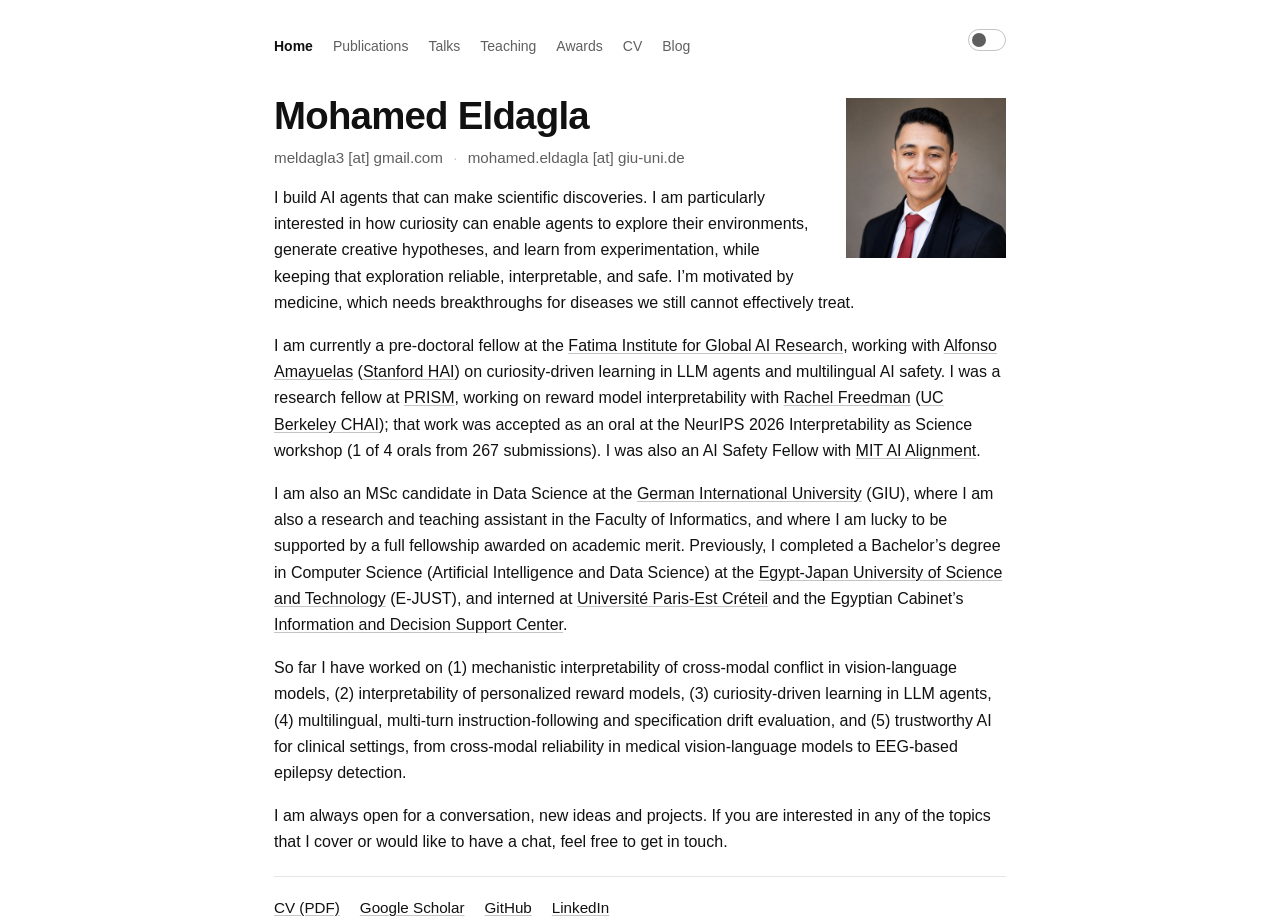
<file: index.html>
<!DOCTYPE html>
<html lang="en">
<head>
<meta charset="utf-8">
<meta name="viewport" content="width=device-width, initial-scale=1">
<title>Mohamed Eldagla</title>
<meta name="description" content="Mohamed Eldagla builds AI agents that make scientific discoveries, studying how curiosity drives exploration in LLM agents while keeping it reliable, interpretable, and safe. Fatima pre-doctoral fellow; MSc candidate in Data Science at the German International University.">
<link rel="canonical" href="https://mohamed-eldagla.github.io/">

<meta property="og:type" content="profile">
<meta property="og:title" content="Mohamed Eldagla">
<meta property="og:description" content="Building AI agents that make scientific discoveries: curiosity-driven exploration in LLM agents that stays reliable, interpretable, and safe. Fatima pre-doctoral fellow; former PRISM and MIT AI Alignment fellow.">
<meta property="og:url" content="https://mohamed-eldagla.github.io/">
<meta property="og:image" content="https://mohamed-eldagla.github.io/assets/og-image.png">
<meta property="og:image:width" content="1200">
<meta property="og:image:height" content="630">
<meta property="og:image:alt" content="Mohamed Eldagla — curious AI agents for scientific discovery.">
<meta name="twitter:card" content="summary_large_image">
<meta name="twitter:title" content="Mohamed Eldagla">
<meta name="twitter:description" content="Building AI agents that make scientific discoveries: curiosity-driven exploration in LLM agents that stays reliable, interpretable, and safe.">
<meta name="twitter:image" content="https://mohamed-eldagla.github.io/assets/og-image.png">

<link rel="icon" href="favicon.svg" type="image/svg+xml">
<link rel="alternate icon" href="assets/favicon-32.png" sizes="32x32">
<link rel="apple-touch-icon" href="assets/apple-touch-icon.png">
<link rel="stylesheet" href="styles.css">

<!-- Applies a stored theme before first paint. Must stay inline and blocking:
     loading it as a file would flash the wrong theme on every visit. -->
<script>try{var t=localStorage.getItem('theme');if(t)document.documentElement.setAttribute('data-theme',t)}catch(e){}</script>
<script src="theme.js" defer></script>

<script type="application/ld+json">
{
  "@context": "https://schema.org",
  "@type": "Person",
  "name": "Mohamed Eldagla",
  "url": "https://mohamed-eldagla.github.io/",
  "image": "https://mohamed-eldagla.github.io/assets/profile.jpg",
  "jobTitle": "MSc Candidate in Data Science; Research and Teaching Assistant",
  "affiliation": {
    "@type": "CollegeOrUniversity",
    "name": "German International University"
  },
  "alumniOf": {
    "@type": "CollegeOrUniversity",
    "name": "Egypt-Japan University of Science and Technology"
  },
  "knowsAbout": [
    "AI agents",
    "Curiosity-driven learning",
    "AI for scientific discovery",
    "AI safety",
    "Interpretability",
    "Foundation models",
    "Natural language processing",
    "AI alignment",
    "Mechanistic interpretability",
    "Reward modeling",
    "Vision-language models",
    "Trustworthy AI in healthcare",
    "Medical image analysis",
    "EEG signal analysis"
  ],
  "sameAs": [
    "https://scholar.google.com/citations?user=F0i34RQAAAAJ",
    "https://github.com/mohamed-eldagla",
    "https://www.linkedin.com/in/mohamed-eldagla-15280419a/"
  ]
}
</script>
</head>
<body>

<a class="skip-link" href="#main">Skip to content</a>

<nav class="sectionnav" aria-label="Main">
  <div class="wrap navbar">
    <ul role="list">
      <li><a href="./" aria-current="page">Home</a></li>
      <li><a href="publications/">Publications</a></li>
      <li><a href="talks/">Talks</a></li>
      <li><a href="teaching/">Teaching</a></li>
      <li><a href="awards/">Awards</a></li>
      <li><a href="cv/">CV</a></li>
      <li><a href="blog/">Blog</a></li>
    </ul>
    <button type="button" class="theme-switch" id="theme-toggle" role="switch"
            aria-checked="false" title="Toggle dark mode" hidden>
      <span class="theme-switch-track"><span class="theme-switch-knob"></span></span>
      <span class="visually-hidden">Dark mode</span>
    </button>
  </div>
</nav>

<main id="main" class="wrap intro">

  <img class="portrait" src="assets/profile.jpg" width="400" height="400"
       alt="Portrait of Mohamed Eldagla">

  <h1>Mohamed Eldagla</h1>
  <p class="email">meldagla3 [at] gmail.com <span class="sep">·</span> mohamed.eldagla [at] giu-uni.de</p>

  <p>
    I build AI agents that can make scientific discoveries. I am particularly interested in how
    curiosity can enable agents to explore their environments, generate creative hypotheses, and
    learn from experimentation, while keeping that exploration reliable, interpretable, and safe.
    I’m motivated by medicine, which needs breakthroughs for diseases we still cannot effectively
    treat.
  </p>

  <p>
    I am currently a pre-doctoral fellow at the
    <a href="https://fatima.institute/" rel="noopener">Fatima Institute for Global AI Research</a>,
    working with <a href="https://www.amayuelas.me/" rel="noopener">Alfonso Amayuelas</a>
    (<a href="https://hai.stanford.edu/" rel="noopener">Stanford HAI</a>) on curiosity-driven
    learning in LLM agents and multilingual AI safety. I was a research fellow at
    <a href="https://prism-research.org/" rel="noopener">PRISM</a>, working on reward model
    interpretability with <a href="https://rachelfreedman.github.io/" rel="noopener">Rachel
    Freedman</a> (<a href="https://humancompatible.ai/" rel="noopener">UC Berkeley CHAI</a>);
    that work was accepted as an oral at the NeurIPS 2026 Interpretability as Science
    workshop (1 of 4 orals from 267 submissions). I was also an AI Safety Fellow with
    <a href="https://aialignment.mit.edu/aisf/summer-2026/fellows/" rel="noopener">MIT AI Alignment</a>.
  </p>

  <p>
    I am also an MSc candidate in Data Science at the
    <a href="https://giu-uni.de/" rel="noopener">German International University</a> (GIU),
    where
    I am also a research and teaching assistant in the Faculty of Informatics, and where I am
    lucky to be supported by a full fellowship awarded on academic merit. Previously, I completed
    a Bachelor’s degree in Computer Science (Artificial Intelligence and Data Science) at the
    <a href="https://ejust.edu.eg/" rel="noopener">Egypt-Japan University of Science and
    Technology</a> (E-JUST), and interned at
    <a href="https://www.u-pec.fr/" rel="noopener">Université Paris-Est Créteil</a> and the
    Egyptian Cabinet’s
    <a href="https://www.idsc.gov.eg/" rel="noopener">Information and Decision Support Center</a>.
  </p>

  <p>
    So far I have worked on (1) mechanistic
    interpretability of cross-modal conflict in vision-language models, (2) interpretability of
    personalized reward models, (3) curiosity-driven learning in LLM agents, (4) multilingual,
    multi-turn instruction-following and specification drift evaluation, and (5) trustworthy AI
    for clinical settings, from cross-modal reliability in medical vision-language models to
    EEG-based epilepsy detection.
  </p>

  <p>
    I am always open for a conversation, new ideas and projects. If you are interested in any of
    the topics that I cover or would like to have a chat, feel free to get in touch.
  </p>

  <!-- These open in a new tab so the visitor keeps the page. The hidden text is
       what tells a screen-reader user that, which they otherwise get no warning
       of; it trails the visible label so the accessible name still starts with
       "CV (PDF)", "GitHub", and so on for voice control. -->
  <ul class="linkrow" role="list">
    <li><a href="assets/Mohamed_Eldagla_CV.pdf?v=250935b09271" target="_blank" rel="noopener">CV (PDF)<span class="visually-hidden"> (opens in a new tab)</span></a></li>
    <li><a href="https://scholar.google.com/citations?user=F0i34RQAAAAJ" target="_blank" rel="noopener">Google Scholar<span class="visually-hidden"> (opens in a new tab)</span></a></li>
    <li><a href="https://github.com/mohamed-eldagla" target="_blank" rel="noopener">GitHub<span class="visually-hidden"> (opens in a new tab)</span></a></li>
    <li><a href="https://www.linkedin.com/in/mohamed-eldagla-15280419a/" target="_blank" rel="noopener">LinkedIn<span class="visually-hidden"> (opens in a new tab)</span></a></li>
  </ul>

</main>

</body>
</html>
</file>
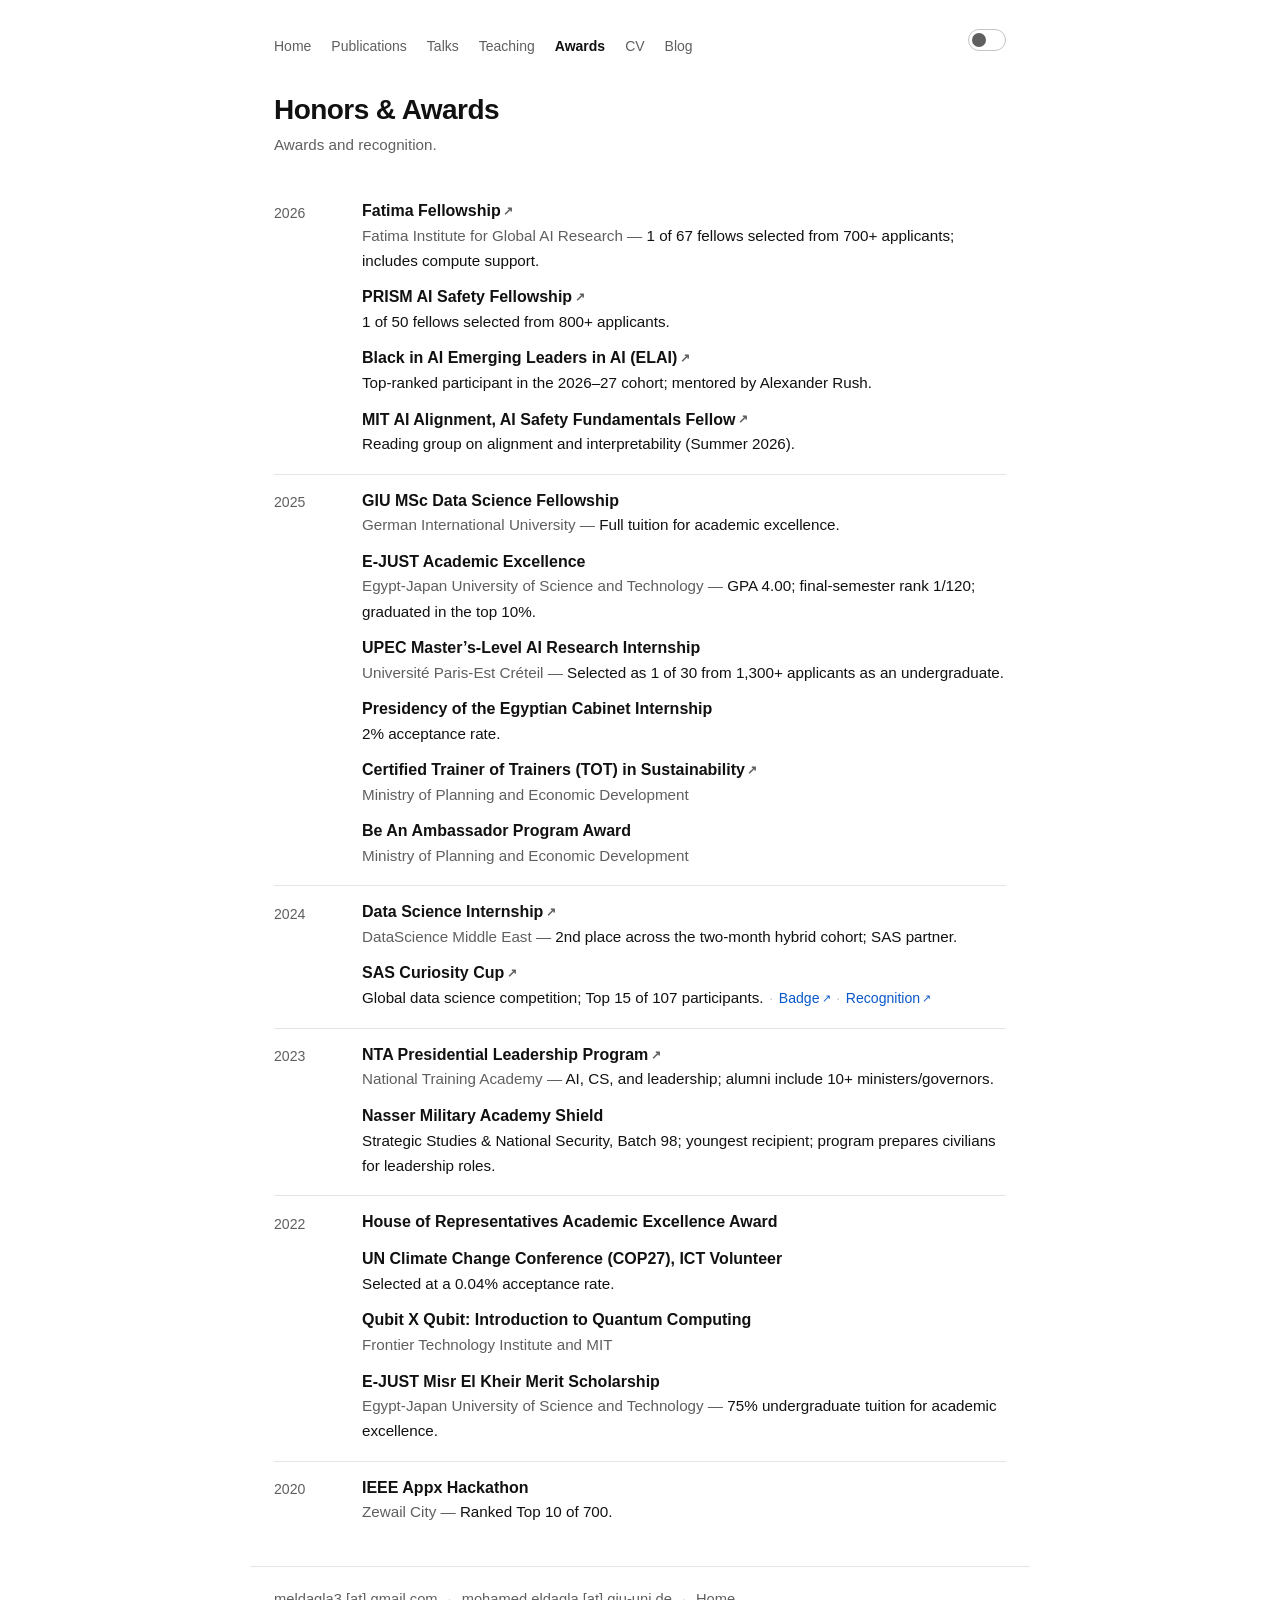
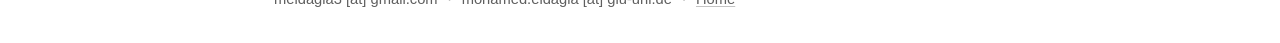
<file: awards/index.html>
<!DOCTYPE html>
<html lang="en">
<head>
<meta charset="utf-8">
<meta name="viewport" content="width=device-width, initial-scale=1">
<title>Honors &amp; Awards — Mohamed Eldagla</title>
<meta name="description" content="Honors, awards, and fellowships awarded to Mohamed Eldagla, including Black in AI ELAI.">
<link rel="canonical" href="https://mohamed-eldagla.github.io/awards/">
<meta property="og:type" content="website">
<meta property="og:title" content="Honors &amp; Awards — Mohamed Eldagla">
<meta property="og:description" content="Honors, awards, and fellowships awarded to Mohamed Eldagla, including Black in AI ELAI.">
<meta property="og:url" content="https://mohamed-eldagla.github.io/awards/">
<meta property="og:image" content="https://mohamed-eldagla.github.io/assets/og-image.png">
<meta name="twitter:card" content="summary_large_image">
<meta name="twitter:image" content="https://mohamed-eldagla.github.io/assets/og-image.png">
<link rel="icon" href="../favicon.svg" type="image/svg+xml">
<link rel="alternate icon" href="../assets/favicon-32.png" sizes="32x32">
<link rel="apple-touch-icon" href="../assets/apple-touch-icon.png">
<link rel="stylesheet" href="../styles.css">

<!-- Applies a stored theme before first paint. Must stay inline and blocking:
     loading it as a file would flash the wrong theme on every visit. -->
<script>try{var t=localStorage.getItem('theme');if(t)document.documentElement.setAttribute('data-theme',t)}catch(e){}</script>
<script src="../theme.js" defer></script>

<!-- Start the data fetch during parse so the list renders before first paint
     rather than shifting the page after it. -->
<link rel="preload" as="fetch" crossorigin href="../data/honors.json">
<script src="../render.js" defer></script>
</head>
<body>

<a class="skip-link" href="#main">Skip to content</a>

<nav class="sectionnav" aria-label="Main">
  <div class="wrap navbar">
    <ul role="list">
      <li><a href="../">Home</a></li>
      <li><a href="../publications/">Publications</a></li>
      <li><a href="../talks/">Talks</a></li>
      <li><a href="../teaching/">Teaching</a></li>
      <li><a href="./" aria-current="page">Awards</a></li>
      <li><a href="../cv/">CV</a></li>
      <li><a href="../blog/">Blog</a></li>
    </ul>
    <button type="button" class="theme-switch" id="theme-toggle" role="switch"
            aria-checked="false" title="Toggle dark mode" hidden>
      <span class="theme-switch-track"><span class="theme-switch-knob"></span></span>
      <span class="visually-hidden">Dark mode</span>
    </button>
  </div>
</nav>

<header class="pagehead wrap">
  <h1>Honors &amp; Awards</h1>
  <p class="position">Awards and recognition.</p>
</header>

<main id="main" class="wrap">
  <section aria-labelledby="awards-h">
    <h2 id="awards-h" class="visually-hidden">Honors &amp; Awards</h2>
    <ul class="entry-list" role="list" id="honors-list"></ul>
  </section>
</main>

<footer class="wrap">
  <p>
    meldagla3 [at] gmail.com <span class="sep">·</span> mohamed.eldagla [at] giu-uni.de
    <span class="sep">·</span>
    <a href="../">Home</a>
  </p>
</footer>

</body>
</html>
</file>
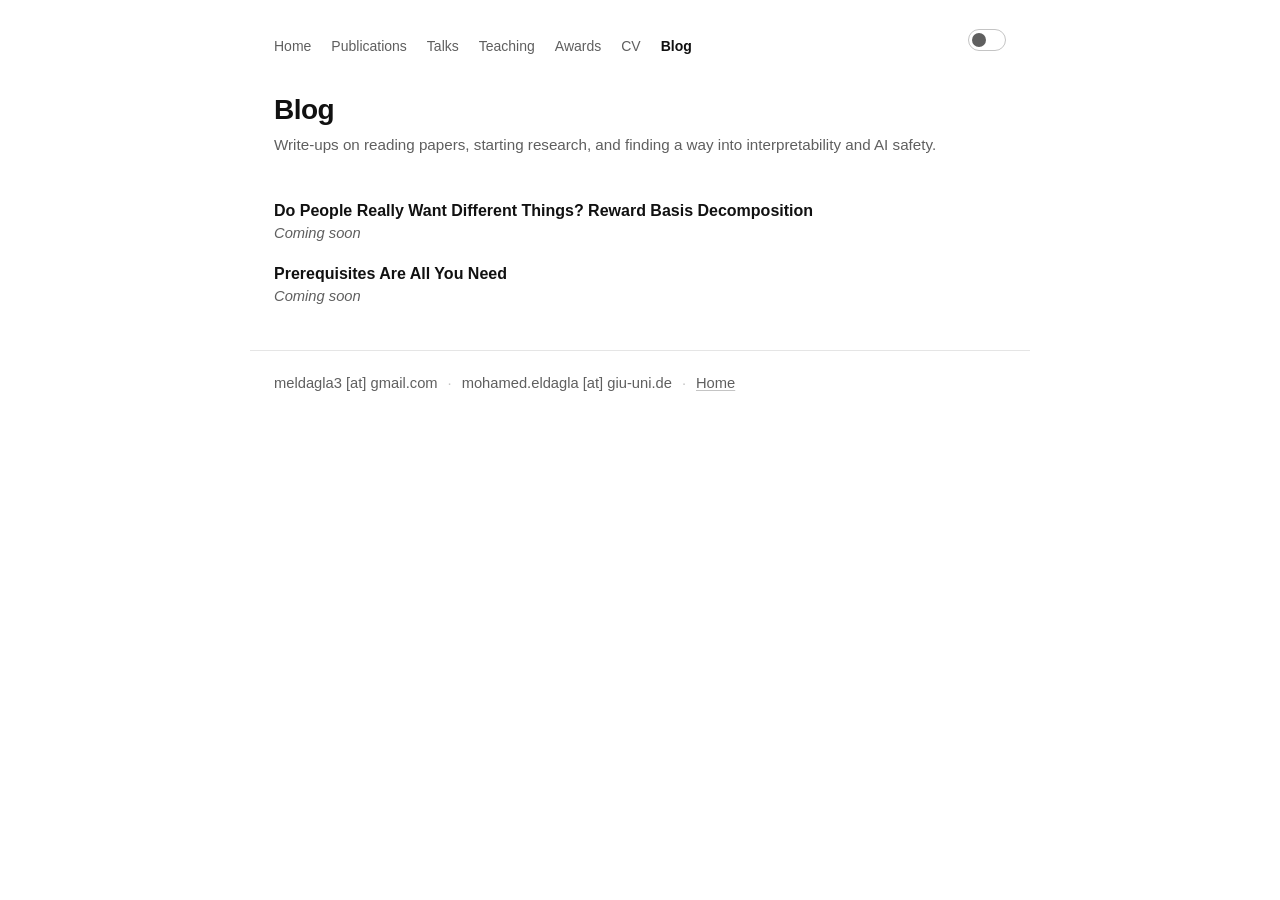
<file: blog/index.html>
<!DOCTYPE html>
<html lang="en">
<head>
<meta charset="utf-8">
<meta name="viewport" content="width=device-width, initial-scale=1">
<title>Blog — Mohamed Eldagla</title>
<meta name="description" content="Writing by Mohamed Eldagla on research, machine learning, and getting started in AI safety.">
<link rel="canonical" href="https://mohamed-eldagla.github.io/blog/">
<meta property="og:type" content="website">
<meta property="og:title" content="Blog — Mohamed Eldagla">
<meta property="og:description" content="Writing on research, machine learning, and getting started in AI safety.">
<meta property="og:url" content="https://mohamed-eldagla.github.io/blog/">
<link rel="icon" href="../favicon.svg" type="image/svg+xml">
<link rel="alternate icon" href="../assets/favicon-32.png" sizes="32x32">
<link rel="apple-touch-icon" href="../assets/apple-touch-icon.png">
<link rel="stylesheet" href="../styles.css">

<!-- Applies a stored theme before first paint. Must stay inline and blocking:
     loading it as a file would flash the wrong theme on every visit. -->
<script>try{var t=localStorage.getItem('theme');if(t)document.documentElement.setAttribute('data-theme',t)}catch(e){}</script>
<script src="../theme.js" defer></script>
</head>
<body>

<a class="skip-link" href="#main">Skip to content</a>

<nav class="sectionnav" aria-label="Main">
  <div class="wrap navbar">
    <ul role="list">
      <li><a href="../">Home</a></li>
      <li><a href="../publications/">Publications</a></li>
      <li><a href="../talks/">Talks</a></li>
      <li><a href="../teaching/">Teaching</a></li>
      <li><a href="../awards/">Awards</a></li>
      <li><a href="../cv/">CV</a></li>
      <li><a href="./" aria-current="page">Blog</a></li>
    </ul>
    <button type="button" class="theme-switch" id="theme-toggle" role="switch"
            aria-checked="false" title="Toggle dark mode" hidden>
      <span class="theme-switch-track"><span class="theme-switch-knob"></span></span>
      <span class="visually-hidden">Dark mode</span>
    </button>
  </div>
</nav>

<header class="pagehead wrap">
  <h1>Blog</h1>
  <p class="position">
    Write-ups on reading papers, starting research, and finding a way into interpretability
    and AI safety.
  </p>
</header>

<main id="main" class="wrap">
  <section aria-labelledby="posts-h">
    <h2 id="posts-h" class="visually-hidden">Posts</h2>
    <ul class="entry-list" role="list">
      <li class="entry">
        <h3 class="entry-title">Do People Really Want Different Things? Reward Basis Decomposition</h3>
        <p class="entry-meta"><span class="status is-preparation">Coming soon</span></p>
      </li>
      <li class="entry">
        <h3 class="entry-title">Prerequisites Are All You Need</h3>
        <p class="entry-meta"><span class="status is-preparation">Coming soon</span></p>
      </li>
    </ul>
  </section>
</main>

<footer class="wrap">
  <p>
    meldagla3 [at] gmail.com <span class="sep">·</span> mohamed.eldagla [at] giu-uni.de
    <span class="sep">·</span>
    <a href="../">Home</a>
  </p>
</footer>

</body>
</html>
</file>
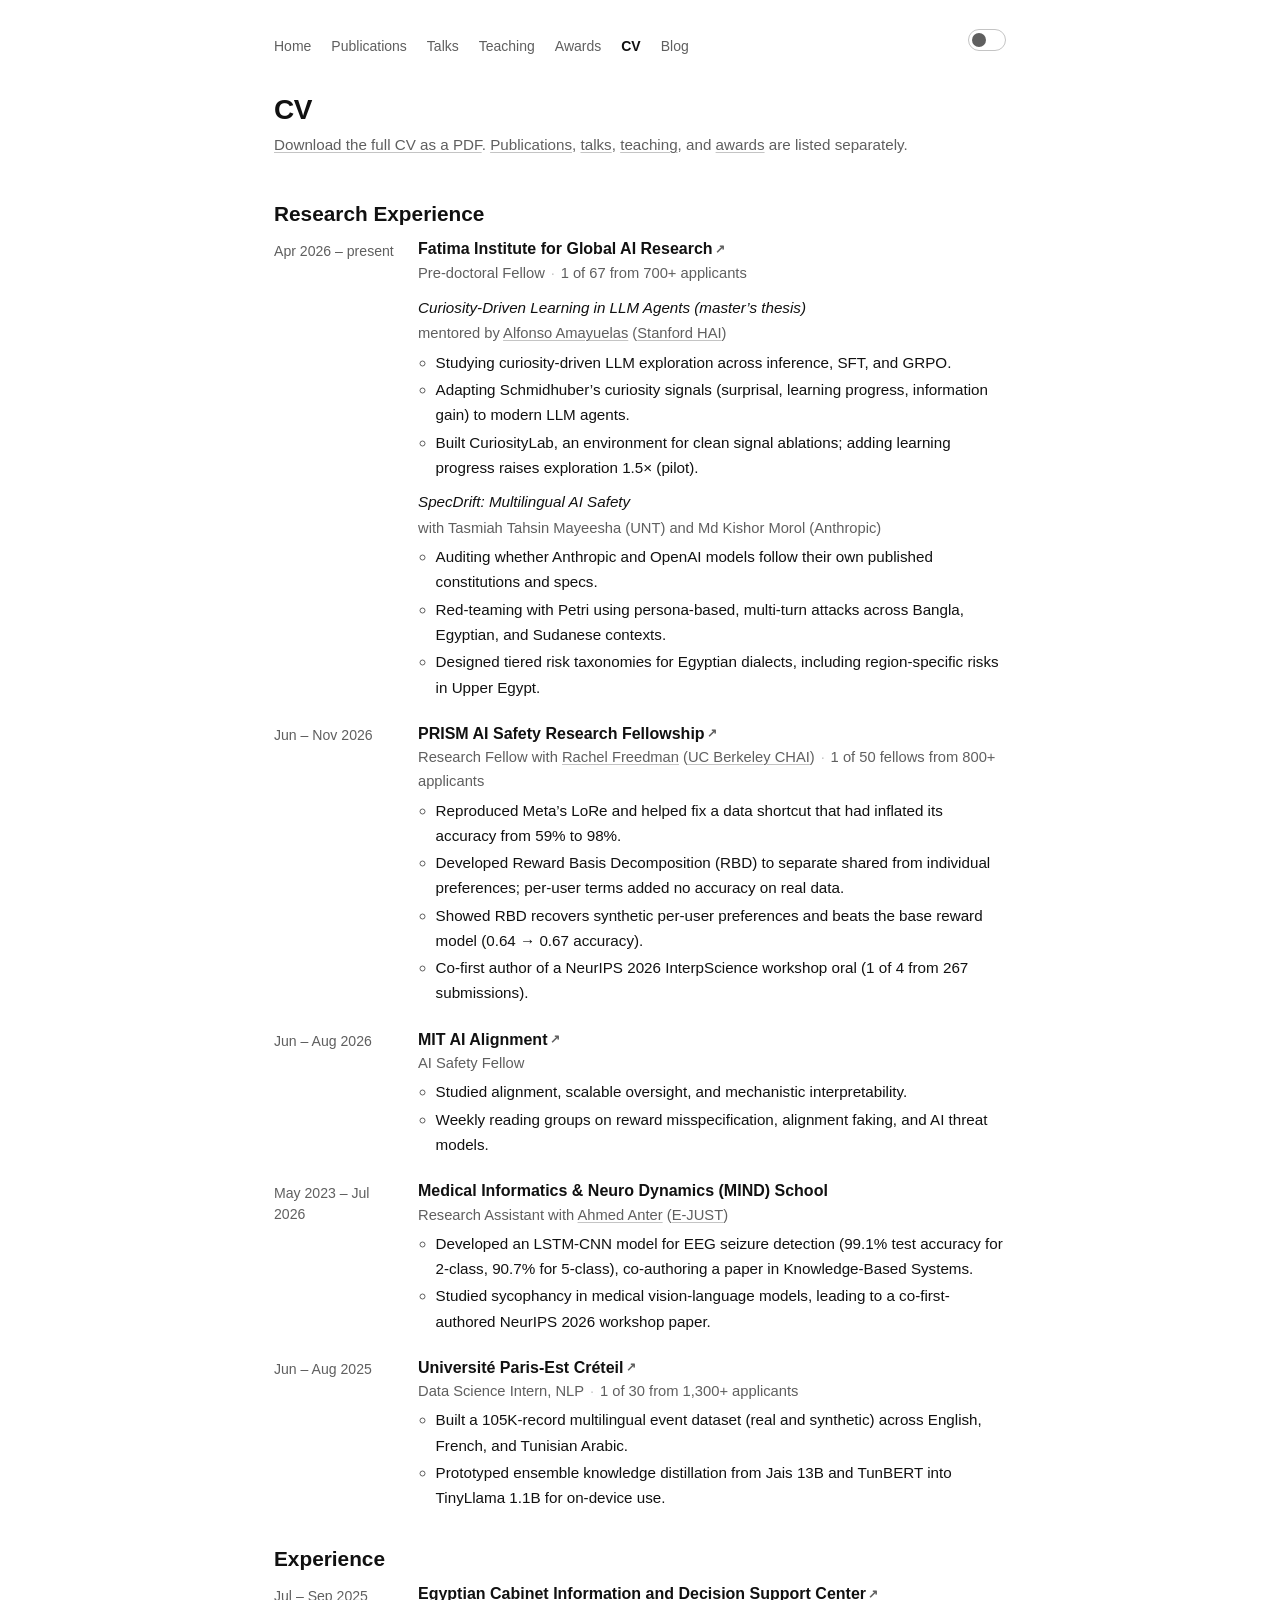
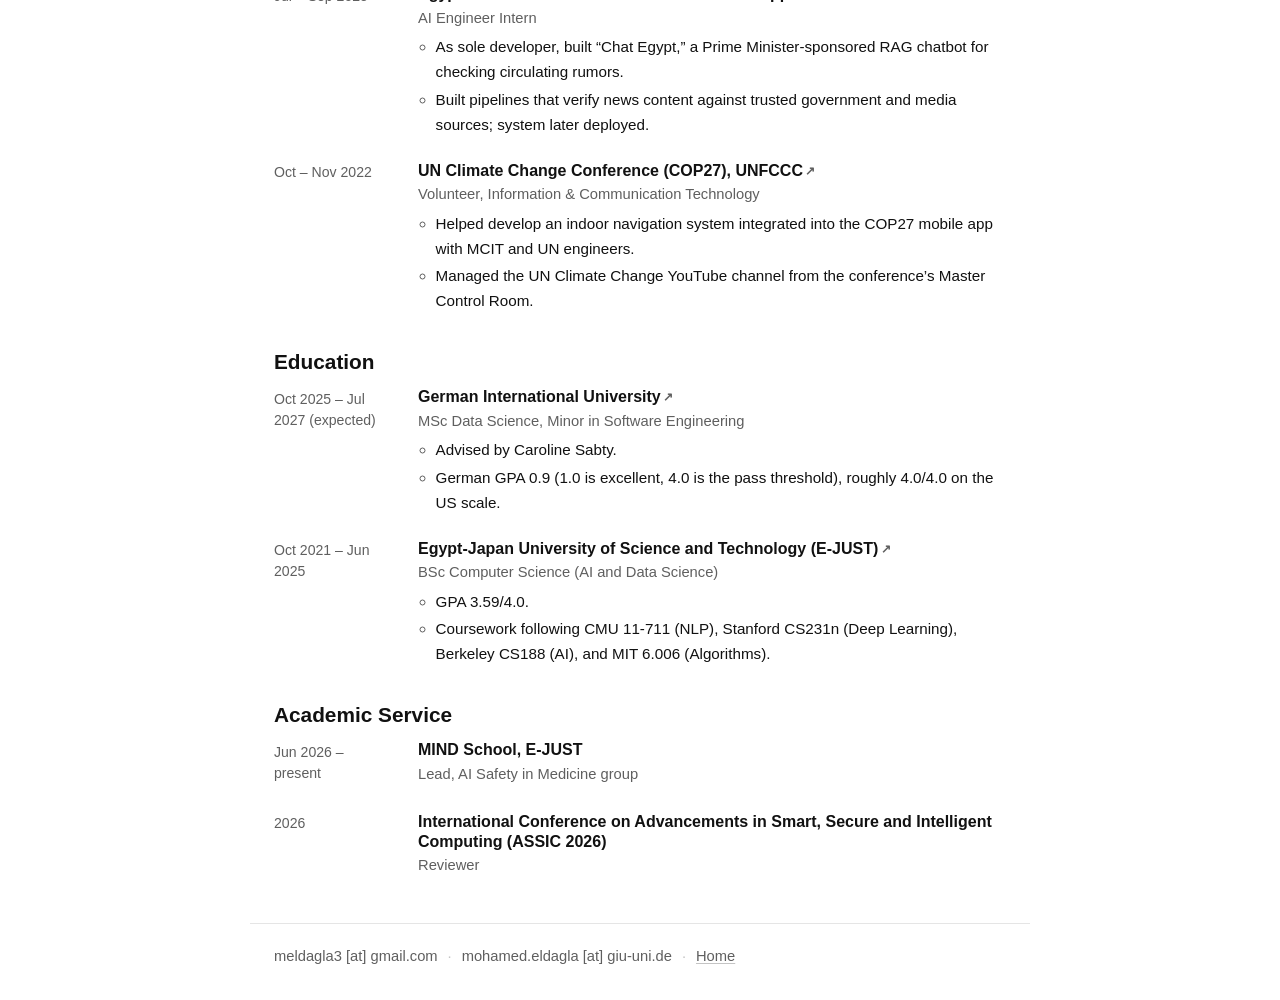
<file: cv/index.html>
<!DOCTYPE html>
<html lang="en">
<head>
<meta charset="utf-8">
<meta name="viewport" content="width=device-width, initial-scale=1">
<title>CV — Mohamed Eldagla</title>
<meta name="description" content="Research experience, industry experience, education, and academic service for Mohamed Eldagla, MSc candidate in Data Science at the German International University.">
<link rel="canonical" href="https://mohamed-eldagla.github.io/cv/">
<meta property="og:type" content="website">
<meta property="og:title" content="CV — Mohamed Eldagla">
<meta property="og:description" content="Research experience, industry experience, education, and academic service.">
<meta property="og:url" content="https://mohamed-eldagla.github.io/cv/">
<meta property="og:image" content="https://mohamed-eldagla.github.io/assets/og-image.png">
<meta name="twitter:card" content="summary_large_image">
<meta name="twitter:image" content="https://mohamed-eldagla.github.io/assets/og-image.png">
<link rel="icon" href="../favicon.svg" type="image/svg+xml">
<link rel="alternate icon" href="../assets/favicon-32.png" sizes="32x32">
<link rel="apple-touch-icon" href="../assets/apple-touch-icon.png">
<link rel="stylesheet" href="../styles.css">

<!-- Applies a stored theme before first paint. Must stay inline and blocking:
     loading it as a file would flash the wrong theme on every visit. -->
<script>try{var t=localStorage.getItem('theme');if(t)document.documentElement.setAttribute('data-theme',t)}catch(e){}</script>
<script src="../theme.js" defer></script>

<!-- Start the data fetches during parse so the lists render before first paint
     rather than shifting the page after it. -->
<link rel="preload" as="fetch" crossorigin href="../data/research.json">
<link rel="preload" as="fetch" crossorigin href="../data/experience.json">
<link rel="preload" as="fetch" crossorigin href="../data/education.json">
<link rel="preload" as="fetch" crossorigin href="../data/service.json">
<script src="../render.js" defer></script>
</head>
<body>

<a class="skip-link" href="#main">Skip to content</a>

<nav class="sectionnav" aria-label="Main">
  <div class="wrap navbar">
    <ul role="list">
      <li><a href="../">Home</a></li>
      <li><a href="../publications/">Publications</a></li>
      <li><a href="../talks/">Talks</a></li>
      <li><a href="../teaching/">Teaching</a></li>
      <li><a href="../awards/">Awards</a></li>
      <li><a href="./" aria-current="page">CV</a></li>
      <li><a href="../blog/">Blog</a></li>
    </ul>
    <button type="button" class="theme-switch" id="theme-toggle" role="switch"
            aria-checked="false" title="Toggle dark mode" hidden>
      <span class="theme-switch-track"><span class="theme-switch-knob"></span></span>
      <span class="visually-hidden">Dark mode</span>
    </button>
  </div>
</nav>

<header class="pagehead wrap">
  <h1>CV</h1>
  <p class="position">
    <a href="../assets/Mohamed_Eldagla_CV.pdf?v=250935b09271">Download the full CV as a PDF</a>.
    <a href="../publications/">Publications</a>, <a href="../talks/">talks</a>, <a href="../teaching/">teaching</a>, and
    <a href="../awards/">awards</a> are listed separately.
  </p>
</header>

<main id="main" class="wrap">

  <section id="research" aria-labelledby="research-h">
    <h2 id="research-h">Research Experience</h2>
    <ul class="entry-list" role="list" id="research-list"></ul>
  </section>

  <section id="experience" aria-labelledby="experience-h">
    <h2 id="experience-h">Experience</h2>
    <ul class="entry-list" role="list" id="experience-list"></ul>
  </section>

  <section id="education" aria-labelledby="education-h">
    <h2 id="education-h">Education</h2>
    <ul class="entry-list" role="list" id="education-list"></ul>
  </section>


  <section id="service" aria-labelledby="service-h">
    <h2 id="service-h">Academic Service</h2>
    <ul class="entry-list" role="list" id="service-list"></ul>
  </section>
</main>

<footer class="wrap">
  <p>
    meldagla3 [at] gmail.com <span class="sep">·</span> mohamed.eldagla [at] giu-uni.de
    <span class="sep">·</span>
    <a href="../">Home</a>
  </p>
</footer>

</body>
</html>
</file>
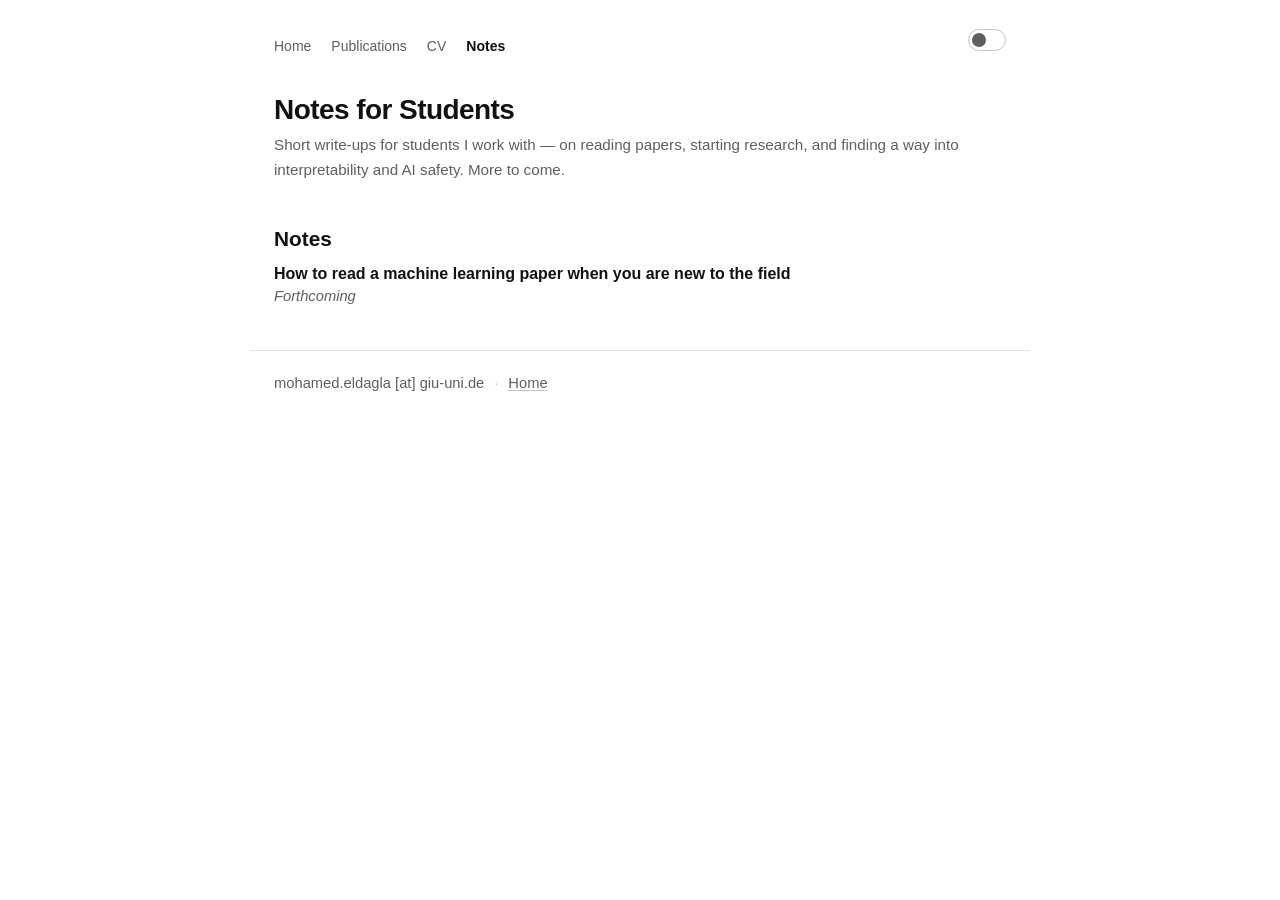
<file: notes/index.html>
<!DOCTYPE html>
<html lang="en">
<head>
<meta charset="utf-8">
<meta name="viewport" content="width=device-width, initial-scale=1">
<title>Notes for Students — Mohamed Eldagla</title>
<meta name="description" content="Notes for students by Mohamed Eldagla on research, machine learning, and getting started in AI safety.">
<link rel="canonical" href="https://mohamed-eldagla.github.io/notes/">
<meta property="og:type" content="website">
<meta property="og:title" content="Notes for Students — Mohamed Eldagla">
<meta property="og:description" content="Notes for students on research, machine learning, and getting started in AI safety.">
<meta property="og:url" content="https://mohamed-eldagla.github.io/notes/">
<link rel="icon" href="../favicon.svg" type="image/svg+xml">
<link rel="alternate icon" href="../assets/favicon-32.png" sizes="32x32">
<link rel="apple-touch-icon" href="../assets/apple-touch-icon.png">
<link rel="stylesheet" href="../styles.css">

<!-- Applies a stored theme before first paint. Must stay inline and blocking:
     loading it as a file would flash the wrong theme on every visit. -->
<script>try{var t=localStorage.getItem('theme');if(t)document.documentElement.setAttribute('data-theme',t)}catch(e){}</script>
<script src="../theme.js" defer></script>
</head>
<body>

<a class="skip-link" href="#main">Skip to content</a>

<nav class="sectionnav" aria-label="Main">
  <div class="wrap navbar">
    <ul role="list">
      <li><a href="../">Home</a></li>
      <li><a href="../publications/">Publications</a></li>
      <li><a href="../cv/">CV</a></li>
      <li><a href="./" aria-current="page">Notes</a></li>
    </ul>
    <button type="button" class="theme-switch" id="theme-toggle" role="switch"
            aria-checked="false" title="Toggle dark mode" hidden>
      <span class="theme-switch-track"><span class="theme-switch-knob"></span></span>
      <span class="visually-hidden">Dark mode</span>
    </button>
  </div>
</nav>

<header class="pagehead wrap">
  <h1>Notes for Students</h1>
  <p class="position">
    Short write-ups for students I work with — on reading papers, starting research, and
    finding a way into interpretability and AI safety. More to come.
  </p>
</header>

<main id="main" class="wrap">
  <section aria-labelledby="notes-h">
    <h2 id="notes-h">Notes</h2>
    <ul class="entry-list" role="list">
      <li class="entry">
        <h3 class="entry-title">How to read a machine learning paper when you are new to the field</h3>
        <p class="entry-meta"><span class="status is-preparation">Forthcoming</span></p>
      </li>
    </ul>
  </section>
</main>

<footer class="wrap">
  <p>
    mohamed.eldagla [at] giu-uni.de
    <span class="sep">·</span>
    <a href="../">Home</a>
  </p>
</footer>

</body>
</html>
</file>
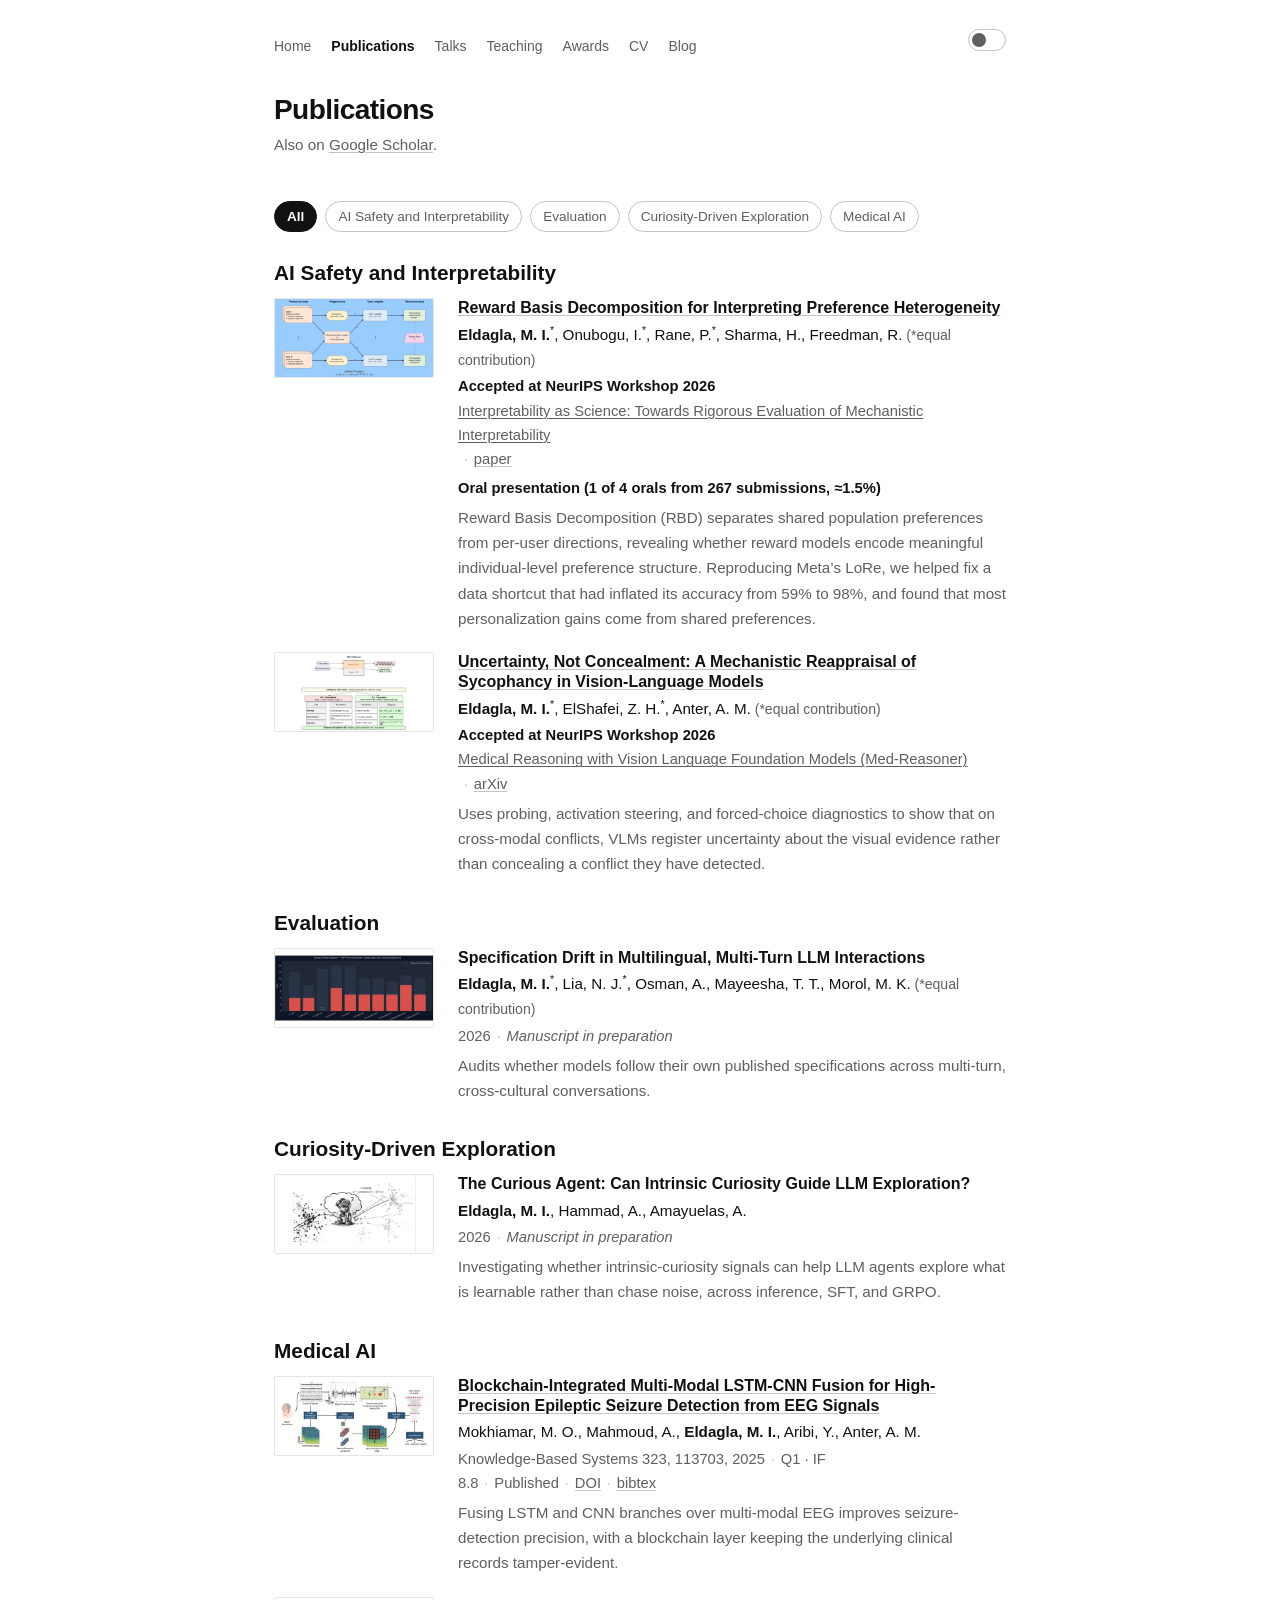
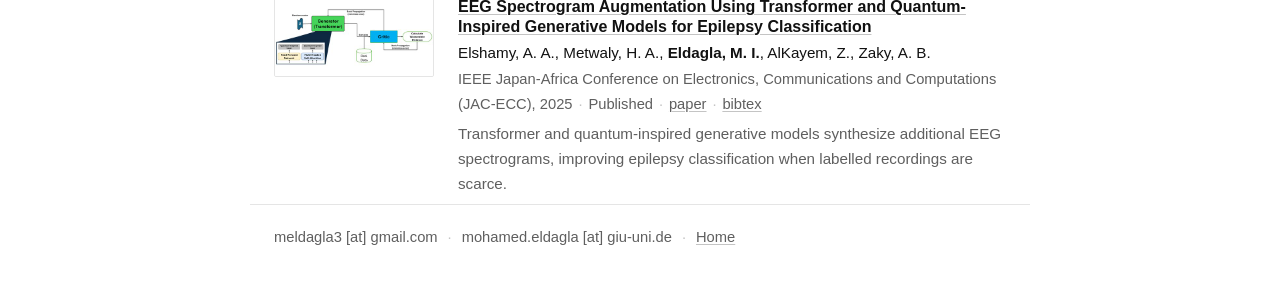
<file: publications/index.html>
<!DOCTYPE html>
<html lang="en">
<head>
<meta charset="utf-8">
<meta name="viewport" content="width=device-width, initial-scale=1">
<title>Publications — Mohamed Eldagla</title>
<meta name="description" content="Publications by Mohamed Eldagla on reward model interpretability, mechanistic interpretability of vision-language models, curiosity-driven LLM agents, and machine learning for EEG signal analysis.">
<link rel="canonical" href="https://mohamed-eldagla.github.io/publications/">
<meta property="og:type" content="website">
<meta property="og:title" content="Publications — Mohamed Eldagla">
<meta property="og:description" content="Publications on reward model interpretability, mechanistic interpretability of vision-language models, curiosity-driven LLM agents, and machine learning for EEG signal analysis.">
<meta property="og:url" content="https://mohamed-eldagla.github.io/publications/">
<meta property="og:image" content="https://mohamed-eldagla.github.io/assets/og-image.png">
<meta name="twitter:card" content="summary_large_image">
<meta name="twitter:image" content="https://mohamed-eldagla.github.io/assets/og-image.png">
<link rel="icon" href="../favicon.svg" type="image/svg+xml">
<link rel="alternate icon" href="../assets/favicon-32.png" sizes="32x32">
<link rel="apple-touch-icon" href="../assets/apple-touch-icon.png">
<link rel="stylesheet" href="../styles.css">

<!-- Applies a stored theme before first paint. Must stay inline and blocking:
     loading it as a file would flash the wrong theme on every visit. -->
<script>try{var t=localStorage.getItem('theme');if(t)document.documentElement.setAttribute('data-theme',t)}catch(e){}</script>
<script src="../theme.js" defer></script>

<!-- Start the data fetch during parse so the list renders before first paint
     rather than shifting the page after it. -->
<link rel="preload" as="fetch" crossorigin href="../data/publications.json">
<script src="../render.js" defer></script>
</head>
<body>

<a class="skip-link" href="#main">Skip to content</a>

<nav class="sectionnav" aria-label="Main">
  <div class="wrap navbar">
    <ul role="list">
      <li><a href="../">Home</a></li>
      <li><a href="./" aria-current="page">Publications</a></li>
      <li><a href="../talks/">Talks</a></li>
      <li><a href="../teaching/">Teaching</a></li>
      <li><a href="../awards/">Awards</a></li>
      <li><a href="../cv/">CV</a></li>
      <li><a href="../blog/">Blog</a></li>
    </ul>
    <button type="button" class="theme-switch" id="theme-toggle" role="switch"
            aria-checked="false" title="Toggle dark mode" hidden>
      <span class="theme-switch-track"><span class="theme-switch-knob"></span></span>
      <span class="visually-hidden">Dark mode</span>
    </button>
  </div>
</nav>

<header class="pagehead wrap">
  <h1>Publications</h1>
  <p class="position">
    Also on <a href="https://scholar.google.com/citations?user=F0i34RQAAAAJ" rel="noopener">Google Scholar</a>.
  </p>
</header>

<main id="main" class="wrap">
  <!-- Filled by render.js with one <section> per category, each carrying its
       own <h2> and <ol>. The categories and their order come from
       data/publications.json, not from here. -->
  <div id="pub-list"></div>
</main>

<footer class="wrap">
  <p>
    meldagla3 [at] gmail.com <span class="sep">·</span> mohamed.eldagla [at] giu-uni.de
    <span class="sep">·</span>
    <a href="../">Home</a>
  </p>
</footer>

</body>
</html>
</file>
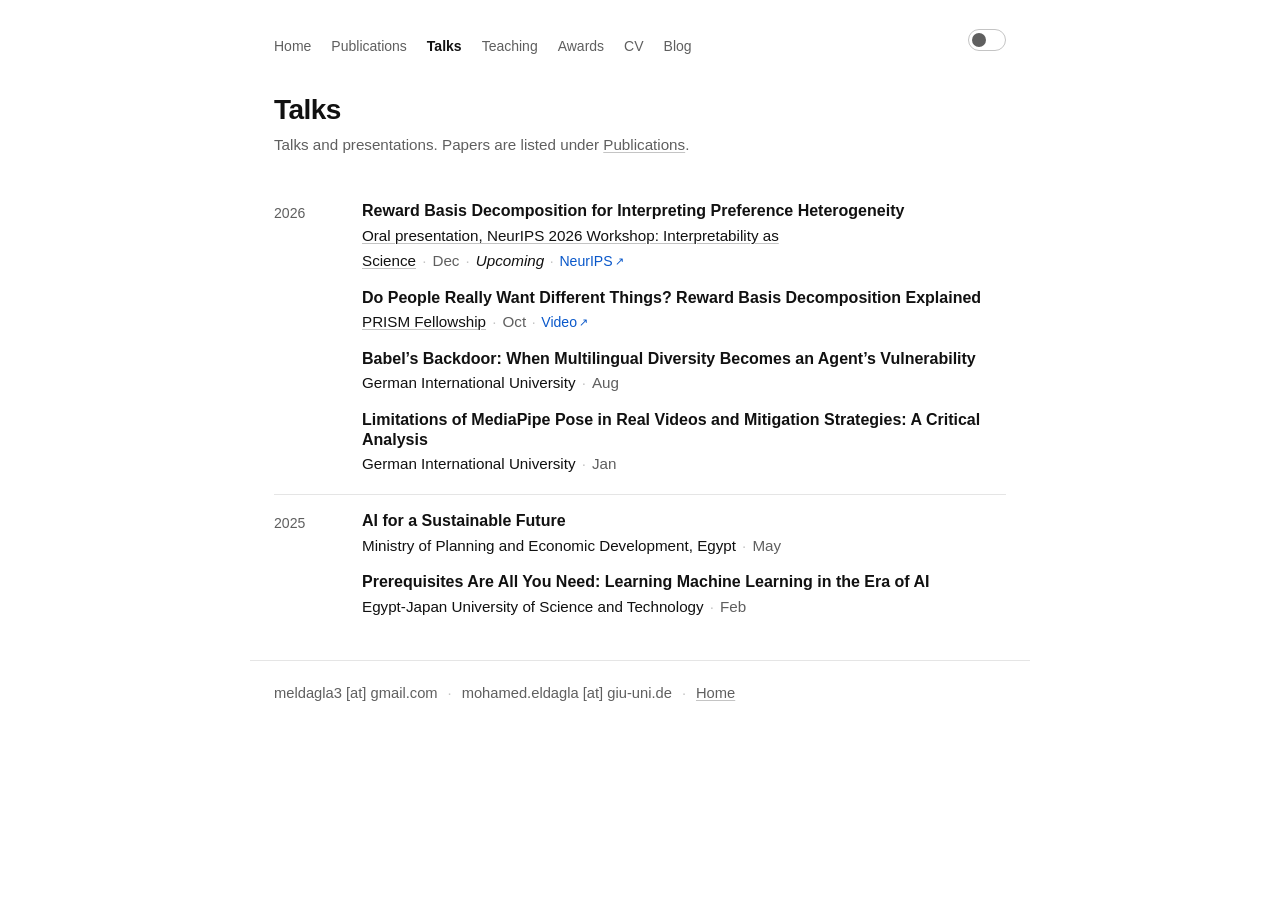
<file: talks/index.html>
<!DOCTYPE html>
<html lang="en">
<head>
<meta charset="utf-8">
<meta name="viewport" content="width=device-width, initial-scale=1">
<title>Talks — Mohamed Eldagla</title>
<meta name="description" content="Talks and presentations by Mohamed Eldagla, including a NeurIPS 2026 workshop oral on reward model interpretability.">
<link rel="canonical" href="https://mohamed-eldagla.github.io/talks/">
<meta property="og:type" content="website">
<meta property="og:title" content="Talks — Mohamed Eldagla">
<meta property="og:description" content="Talks and presentations by Mohamed Eldagla, including a NeurIPS 2026 workshop oral on reward model interpretability.">
<meta property="og:url" content="https://mohamed-eldagla.github.io/talks/">
<meta property="og:image" content="https://mohamed-eldagla.github.io/assets/og-image.png">
<meta name="twitter:card" content="summary_large_image">
<meta name="twitter:image" content="https://mohamed-eldagla.github.io/assets/og-image.png">
<link rel="icon" href="../favicon.svg" type="image/svg+xml">
<link rel="alternate icon" href="../assets/favicon-32.png" sizes="32x32">
<link rel="apple-touch-icon" href="../assets/apple-touch-icon.png">
<link rel="stylesheet" href="../styles.css">

<!-- Applies a stored theme before first paint. Must stay inline and blocking:
     loading it as a file would flash the wrong theme on every visit. -->
<script>try{var t=localStorage.getItem('theme');if(t)document.documentElement.setAttribute('data-theme',t)}catch(e){}</script>
<script src="../theme.js" defer></script>

<!-- Start the data fetch during parse so the list renders before first paint
     rather than shifting the page after it. -->
<link rel="preload" as="fetch" crossorigin href="../data/talks.json">
<script src="../render.js" defer></script>
</head>
<body>

<a class="skip-link" href="#main">Skip to content</a>

<nav class="sectionnav" aria-label="Main">
  <div class="wrap navbar">
    <ul role="list">
      <li><a href="../">Home</a></li>
      <li><a href="../publications/">Publications</a></li>
      <li><a href="./" aria-current="page">Talks</a></li>
      <li><a href="../teaching/">Teaching</a></li>
      <li><a href="../awards/">Awards</a></li>
      <li><a href="../cv/">CV</a></li>
      <li><a href="../blog/">Blog</a></li>
    </ul>
    <button type="button" class="theme-switch" id="theme-toggle" role="switch"
            aria-checked="false" title="Toggle dark mode" hidden>
      <span class="theme-switch-track"><span class="theme-switch-knob"></span></span>
      <span class="visually-hidden">Dark mode</span>
    </button>
  </div>
</nav>

<header class="pagehead wrap">
  <h1>Talks</h1>
  <p class="position">Talks and presentations. Papers are listed under <a href="../publications/">Publications</a>.</p>
</header>

<main id="main" class="wrap">
  <section aria-labelledby="talks-h">
    <h2 id="talks-h" class="visually-hidden">Talks</h2>
    <ul class="entry-list" role="list" id="talks-list"></ul>
  </section>
</main>

<footer class="wrap">
  <p>
    meldagla3 [at] gmail.com <span class="sep">·</span> mohamed.eldagla [at] giu-uni.de
    <span class="sep">·</span>
    <a href="../">Home</a>
  </p>
</footer>

</body>
</html>
</file>
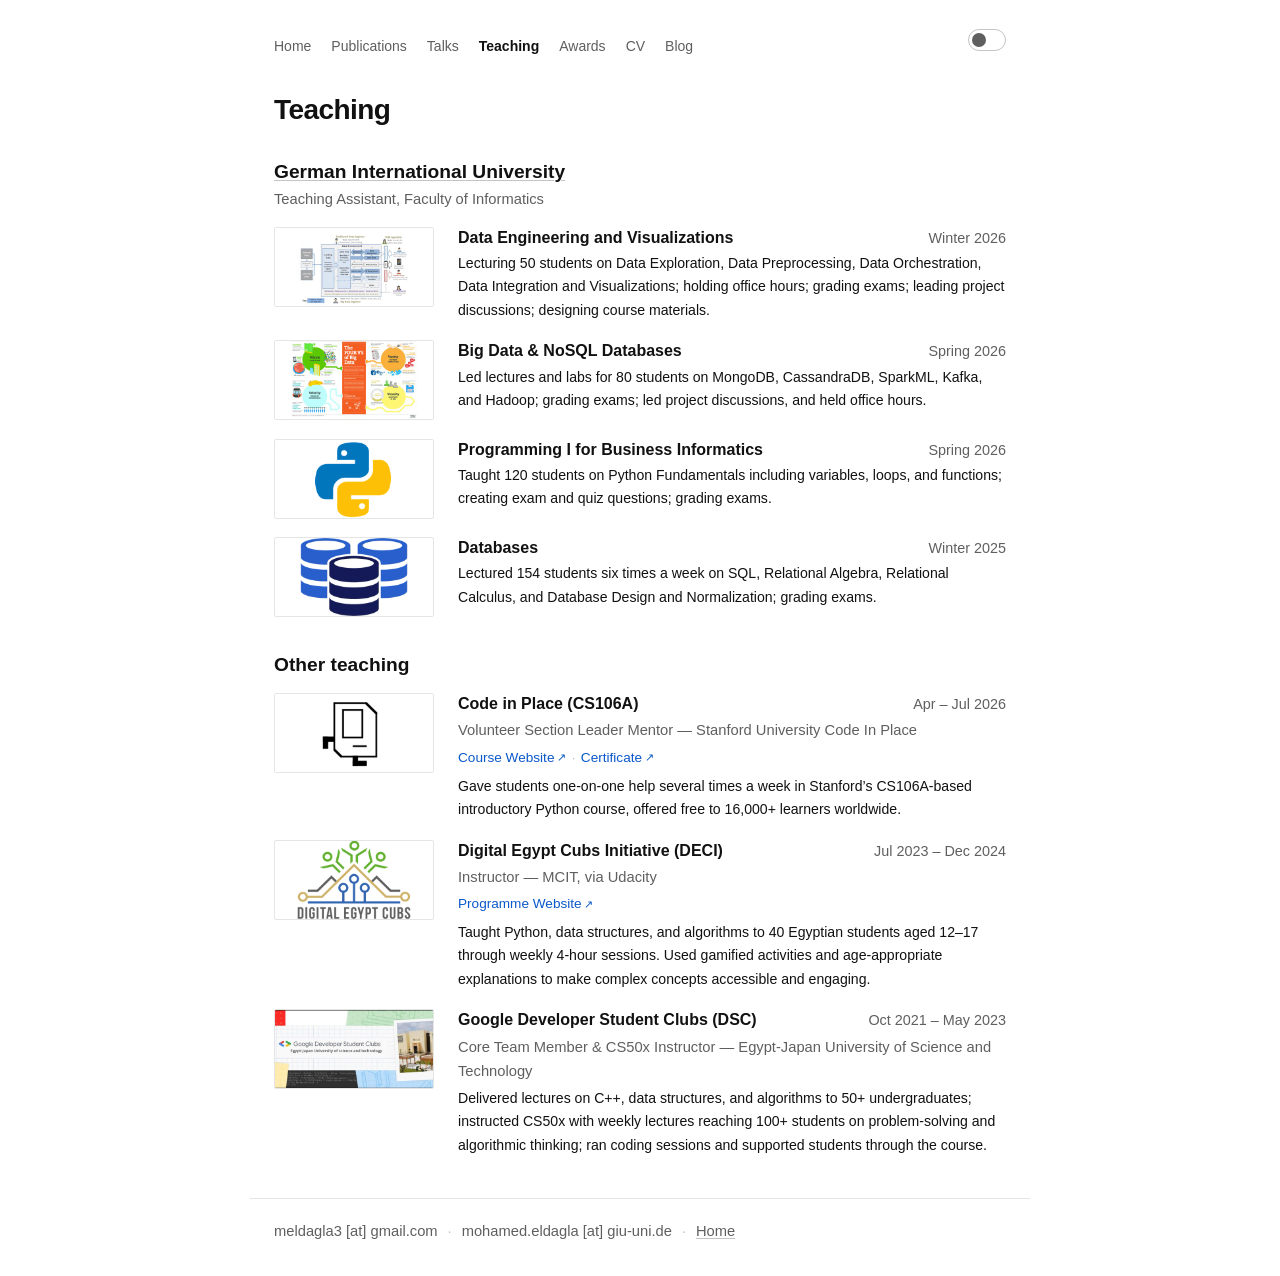
<file: teaching/index.html>
<!DOCTYPE html>
<html lang="en">
<head>
<meta charset="utf-8">
<meta name="viewport" content="width=device-width, initial-scale=1">
<title>Teaching — Mohamed Eldagla</title>
<meta name="description" content="Courses taught by Mohamed Eldagla at the German International University, Stanford Code in Place, and Udacity.">
<link rel="canonical" href="https://mohamed-eldagla.github.io/teaching/">
<meta property="og:type" content="website">
<meta property="og:title" content="Teaching — Mohamed Eldagla">
<meta property="og:description" content="Courses taught by Mohamed Eldagla at the German International University, Stanford Code in Place, and Udacity.">
<meta property="og:url" content="https://mohamed-eldagla.github.io/teaching/">
<meta property="og:image" content="https://mohamed-eldagla.github.io/assets/og-image.png">
<meta name="twitter:card" content="summary_large_image">
<meta name="twitter:image" content="https://mohamed-eldagla.github.io/assets/og-image.png">
<link rel="icon" href="../favicon.svg" type="image/svg+xml">
<link rel="alternate icon" href="../assets/favicon-32.png" sizes="32x32">
<link rel="apple-touch-icon" href="../assets/apple-touch-icon.png">
<link rel="stylesheet" href="../styles.css">

<!-- Applies a stored theme before first paint. Must stay inline and blocking:
     loading it as a file would flash the wrong theme on every visit. -->
<script>try{var t=localStorage.getItem('theme');if(t)document.documentElement.setAttribute('data-theme',t)}catch(e){}</script>
<script src="../theme.js" defer></script>

<!-- Start the data fetch during parse so the list renders before first paint
     rather than shifting the page after it. -->
<link rel="preload" as="fetch" crossorigin href="../data/teaching.json">
<script src="../render.js" defer></script>
</head>
<body>

<a class="skip-link" href="#main">Skip to content</a>

<nav class="sectionnav" aria-label="Main">
  <div class="wrap navbar">
    <ul role="list">
      <li><a href="../">Home</a></li>
      <li><a href="../publications/">Publications</a></li>
      <li><a href="../talks/">Talks</a></li>
      <li><a href="./" aria-current="page">Teaching</a></li>
      <li><a href="../awards/">Awards</a></li>
      <li><a href="../cv/">CV</a></li>
      <li><a href="../blog/">Blog</a></li>
    </ul>
    <button type="button" class="theme-switch" id="theme-toggle" role="switch"
            aria-checked="false" title="Toggle dark mode" hidden>
      <span class="theme-switch-track"><span class="theme-switch-knob"></span></span>
      <span class="visually-hidden">Dark mode</span>
    </button>
  </div>
</nav>

<header class="pagehead wrap">
  <h1>Teaching</h1>
</header>

<main id="main" class="wrap">
  <div id="teaching-list"></div>
</main>

<footer class="wrap">
  <p>
    meldagla3 [at] gmail.com <span class="sep">·</span> mohamed.eldagla [at] giu-uni.de
    <span class="sep">·</span>
    <a href="../">Home</a>
  </p>
</footer>

</body>
</html>
</file>
<file: styles.css>
/* Mohamed Eldagla — personal site
   No build step. One stylesheet. System fonts only, monochrome.
   Every foreground/background pair here was checked against WCAG AA. */

/* Theme. Light is the base. Dark is applied either because the system asks for
   it and the visitor has not overridden it, or because they explicitly chose
   it — so the dark tokens are declared twice, once per route. Never define a
   color only inside a media query, or the toggle cannot win in both
   directions. */

:root {
  --bg:          #FFFFFF;
  --fg:          #111111;
  --muted:       #5F5F5F;
  --rule:        #E5E5E5;
  --rule-strong: #C4C4C4;

  --sans: -apple-system, BlinkMacSystemFont, "Segoe UI", Roboto, "Helvetica Neue",
          Arial, sans-serif;

  --measure: 780px;
  --gutter: 1.5rem;

  color-scheme: light;
}

@media (prefers-color-scheme: dark) {
  :root:not([data-theme="light"]) {
    --bg:          #121212;
    --fg:          #E8E8E8;
    --muted:       #9A9A9A;
    --rule:        #2A2A2A;
    --rule-strong: #4A4A4A;

    color-scheme: dark;
  }
}

:root[data-theme="dark"] {
  --bg:          #121212;
  --fg:          #E8E8E8;
  --muted:       #9A9A9A;
  --rule:        #2A2A2A;
  --rule-strong: #4A4A4A;

  color-scheme: dark;
}

/* ---------- base ---------- */

*, *::before, *::after { box-sizing: border-box; }

body {
  margin: 0;
  background: var(--bg);
  color: var(--fg);
  font-family: var(--sans);
  font-size: 1rem;
  line-height: 1.65;
  -webkit-text-size-adjust: 100%;
}

.wrap {
  max-width: var(--measure);
  margin-inline: auto;
  padding-inline: var(--gutter);
}

h1, h2, h3 {
  font-family: var(--sans);
  line-height: 1.25;
  margin: 0;
}

/* Links carry no color of their own — the underline does the work. */
a {
  color: inherit;
  text-decoration: underline;
  text-decoration-color: var(--rule-strong);
  text-underline-offset: 2px;
  text-decoration-thickness: 1px;
}

a:hover { text-decoration-color: currentColor; }

:focus-visible {
  outline: 2px solid var(--fg);
  outline-offset: 2px;
}

p { margin: 0 0 1rem; }

.sep {
  color: var(--rule-strong);
  padding-inline: 0.4em;
}

.dates { color: var(--muted); }

.skip-link {
  position: absolute;
  left: -9999px;
  top: 0;
  background: var(--bg);
  color: var(--fg);
  padding: 0.75rem 1rem;
  z-index: 10;
}
.skip-link:focus {
  left: 0;
  outline: 2px solid var(--fg);
}

/* ---------- top nav ---------- */

.sectionnav { padding-block: 1.4rem 0; }

.navbar {
  display: flex;
  justify-content: space-between;
  align-items: center;
  gap: 1rem;
}

/* Theme switch. The padding is not decorative — it carries the control past
   the 24px WCAG 2.2 minimum tap target, which the 22px track alone would miss. */
.theme-switch {
  flex: 0 0 auto;
  display: inline-flex;
  align-items: center;
  background: none;
  border: 0;
  padding: 0.4rem 0;
  margin-block-end: 0.9rem;
  cursor: pointer;
}

.theme-switch-track {
  position: relative;
  display: block;
  width: 38px;
  height: 22px;
  border: 1px solid var(--rule-strong);
  border-radius: 999px;
  transition: border-color 0.15s ease;
}

.theme-switch-knob {
  position: absolute;
  top: 50%;
  left: 3px;
  width: 14px;
  height: 14px;
  margin-top: -7px;
  border-radius: 50%;
  background: var(--muted);
  transition: transform 0.15s ease, background-color 0.15s ease;
}

.theme-switch[aria-checked="true"] .theme-switch-knob {
  transform: translateX(16px);
}

.theme-switch:hover .theme-switch-track { border-color: var(--fg); }
.theme-switch:hover .theme-switch-knob { background: var(--fg); }

.theme-switch:focus-visible {
  outline: 2px solid var(--fg);
  outline-offset: 3px;
  border-radius: 999px;
}

@media (prefers-reduced-motion: reduce) {
  .theme-switch-track,
  .theme-switch-knob { transition: none; }
}

.sectionnav ul {
  list-style: none;
  display: flex;
  flex-wrap: wrap;
  gap: 0 1.25rem;
  margin: 0;
  padding: 0;
  font-size: 0.875rem;
}

/* inline-block + vertical padding keeps the tap target at/above the 24px
   WCAG 2.2 minimum without changing how the row looks */
.sectionnav a {
  display: inline-block;
  padding-block: 0.3rem;
  color: var(--muted);
  text-decoration: none;
}
.sectionnav a:hover {
  color: var(--fg);
  text-decoration: underline;
  text-underline-offset: 3px;
}

.sectionnav a[aria-current] {
  color: var(--fg);
  font-weight: 600;
}

/* ---------- masthead ---------- */

/* Home intro: the portrait floats so the opening prose wraps beside it. */
.intro { padding-block: 1.25rem 0; }

.intro::after {
  content: "";
  display: table;
  clear: both;
}

.portrait {
  float: right;
  width: 160px;
  height: auto;
  margin: 0.4rem 0 1rem 1.75rem;
}

/* Subpage headers: title plus a one-line orientation note. */
.pagehead { padding-block: 1.25rem 0.25rem; }

h1 {
  font-size: 2.4rem;
  font-weight: 700;
  letter-spacing: -0.02em;
  margin-bottom: 0.35rem;
}

/* The 2.4rem h1 above is sized for the homepage, where the heading is a
   person's name and carries the page on its own. Every interior heading is a
   section label instead ("Publications", "Teaching"), which reads as oversized
   at that size — so .pagehead, which only interior pages use, takes it down. */
.pagehead h1 { font-size: 1.75rem; }

.position {
  font-size: 0.95rem;
  color: var(--muted);
  margin-bottom: 1rem;
}

.email {
  font-size: 0.95rem;
  color: var(--muted);
  margin-bottom: 0.9rem;
}

.lead {
  font-size: 1.05rem;
  font-weight: 600;
  margin-bottom: 0.9rem;
}

.visually-hidden {
  position: absolute;
  width: 1px;
  height: 1px;
  margin: -1px;
  padding: 0;
  overflow: hidden;
  clip: rect(0 0 0 0);
  white-space: nowrap;
  border: 0;
}

.linkrow {
  list-style: none;
  display: flex;
  flex-wrap: wrap;
  gap: 0 1.25rem;
  margin: 1.25rem 0 0;
  padding: 1rem 0 0;
  border-block-start: 1px solid var(--rule);
  font-size: 0.95rem;
}

/* Keep the contact links a comfortable tap target (WCAG 2.2 target-size). */
.linkrow a {
  display: inline-block;
  padding-block: 0.15rem;
}

/* ---------- sections ---------- */

main { padding-block: 1.5rem 0.5rem; }

section { margin-block-end: 2.1rem; }

h2 {
  font-size: 1.3rem;
  font-weight: 600;
  margin-bottom: 0.75rem;
}

/* ---------- publications ---------- */

.pub-list, .entry-list {
  list-style: none;
  margin: 0;
  padding: 0;
}

/* The role / faculty / institution line under a taught course. Muted and set
   just under the title, so the head line stays the thing you scan. */
.course-affil {
  font-size: 0.92rem;
  color: var(--muted);
  margin-block: 0.1rem 0.25rem;
}

/* Labelled links sit on their own row. These are the one place on the site that
   carries color: everything else is monochrome, so the blue marks them as the
   things to click rather than more prose. Both values are contrast-checked
   against their own background — 6.44:1 on white, 9.02:1 on the dark bg — so
   the color is decoration on top of an underline, never the only signal. */
:root { --link: #0A58CA; }
@media (prefers-color-scheme: dark) {
  :root:not([data-theme="light"]) { --link: #79B8FF; }
}
:root[data-theme="dark"] { --link: #79B8FF; }

.entry-links {
  font-size: 0.85rem;
  margin-block: 0.15rem 0.35rem;
}

/* No underline at rest. This row holds nothing but links, so color alone
   identifies them without the ambiguity WCAG warns about for links sitting
   inside prose — there is no surrounding body text here to be mistaken for.
   The underline returns on hover and focus, so the affordance is still there
   the moment you go looking for it. */
.entry-links a {
  color: var(--link);
  text-decoration: none;
}

/* Nudged down and set smaller so the arrow reads as a marker beside the label
   rather than part of the word. */
.entry-links .ext {
  font-size: 0.8em;
  margin-inline-start: 0.25em;
  vertical-align: 0.05em;
}

.entry-links a:hover,
.entry-links a:focus-visible {
  text-decoration: underline;
  text-decoration-color: currentColor;
}

/* ---------- category filter ----------
   Built by render.js from the categories present in the data. The pressed
   state is carried by aria-pressed, so the style is driven by the same
   attribute a screen reader reads — they cannot drift apart. */

.pub-filter {
  display: flex;
  flex-wrap: wrap;
  gap: 0.5rem;
  margin-block-end: 1.75rem;
}

.pub-filter-btn {
  font: inherit;
  font-size: 0.85rem;
  line-height: 1.2;
  /* Vertical padding carries the control past the 24px WCAG 2.2 minimum tap
     target, which the text alone would miss. */
  padding: 0.4rem 0.75rem;
  color: var(--muted);
  background: transparent;
  border: 1px solid var(--rule-strong);
  border-radius: 999px;
  cursor: pointer;
}

.pub-filter-btn:hover { color: var(--fg); border-color: var(--fg); }

.pub-filter-btn[aria-pressed="true"] {
  color: var(--bg);
  background: var(--fg);
  border-color: var(--fg);
  font-weight: 600;
}

/* Each category is its own section with its own heading; the last one must
   not add trailing space above the footer. A hidden group is filtered out, and
   must not leave its margin behind. */
.pub-group[hidden] { display: none; }
.pub-group:last-child { margin-block-end: 0; }

.pub { margin-block-end: 1.35rem; }
.pub:last-child { margin-block-end: 0; }

/* The thumbnail column exists only when an entry actually has a thumbnail,
   so a list without images has no dead gutter. */
.pub-list.has-thumbs .pub {
  display: grid;
  grid-template-columns: 160px 1fr;
  gap: 1.5rem;
  align-items: start;
}

/* Pin the columns so an entry with no thumbnail still puts its text in column
   two — leaving the image column empty, rather than flowing into it. */
.pub-list.has-thumbs .pub-thumb-cell { grid-column: 1; }
.pub-list.has-thumbs .pub-body { grid-column: 2; }

/* Teaching entries take the same optional column. It appears only once at
   least one entry has an image, so the list reads correctly while they are
   still being added — and an entry without one leaves the column empty rather
   than showing a placeholder graphic. */
.entry-list.has-thumbs .entry {
  display: grid;
  grid-template-columns: 160px 1fr;
  gap: 1.5rem;
  align-items: start;
}

.entry-list.has-thumbs .pub-thumb-cell { grid-column: 1; }
.entry-list.has-thumbs .entry-body { grid-column: 2; }

/* Thumbnails are pre-rendered as uniform 2:1 boxes, so rows align and the
   space is reserved before the image arrives. */
.pub-thumb {
  width: 160px;
  height: auto;
  aspect-ratio: 2 / 1;
  display: block;
  border: 1px solid var(--rule);
  border-radius: 2px;
}

.pub-title {
  font-size: 1rem;
  font-weight: 600;
  margin-bottom: 0.2rem;
}

.pub-authors {
  font-size: 0.95rem;
  margin-bottom: 0.15rem;
}

.pub-authors strong { font-weight: 700; }
.pub-authors sup { font-size: 0.7em; line-height: 0; }
.equal-note { color: var(--muted); font-size: 0.88rem; }

.pub-highlight {
  font-size: 0.92rem;
  margin-block: 0 0.3rem;
}

.pub-meta {
  font-size: 0.92rem;
  color: var(--muted);
  margin-bottom: 0.3rem;
}

.acceptance-head {
  display: block;
  color: var(--fg);
  font-weight: 600;
}

.acceptance-head strong { font-weight: 700; }
.acceptance-workshop { display: block; }
.acceptance-workshop a { text-decoration-color: currentColor; }

.pub-summary {
  font-size: 0.95rem;
  color: var(--muted);
  margin-block: 0.3rem 0;
}


/* ---------- publication status ----------
   Unpublished statuses are italic and explicitly worded, so "Manuscript in
   preparation" cannot be skimmed as a venue. */

.status.is-published { font-style: normal; }

.status.is-preparation,
.status.is-submission {
  font-style: italic;
}

/* ---------- generic entries ---------- */

.entry { margin-block-end: 1.15rem; }
.entry:last-child { margin-block-end: 0; }

/* Title left, dates pinned right on the first baseline. A long title wraps
   inside its own box rather than pushing the dates onto a line of their own,
   which would break the date column. */
.entry-head {
  display: flex;
  justify-content: space-between;
  align-items: baseline;
  gap: 0 1rem;
}

.entry-title {
  flex: 1 1 auto;
  min-width: 0;
  font-size: 1rem;
  font-weight: 600;
}

.entry-dates {
  flex: 0 0 auto;
  font-size: 0.9rem;
  color: var(--muted);
  white-space: nowrap;
}

.entry-meta {
  font-size: 0.92rem;
  color: var(--muted);
  margin-bottom: 0.2rem;
}

.entry-desc {
  font-size: 0.95rem;
  margin: 0.1rem 0 0;
}

/* Course descriptions sit below the affiliation line in the hierarchy, so they
   are set smaller than it. Scoped to .entry-body, which only taught courses
   use — the research, honors, and education lists keep the larger size. */
.entry-body .entry-desc { font-size: 0.88rem; }

.selectivity { color: var(--muted); }

/* ---------- dated lists (CV, awards, talks) ----------
   Date in a narrow left column, entry on the right. Year-grouped lists show
   the year once per group, with a hairline between groups. */

.dated {
  display: grid;
  grid-template-columns: 4rem minmax(0, 1fr);
  column-gap: 1.5rem;
  margin-block-end: 0.9rem;
}
.dated:last-child { margin-block-end: 0; }

.dated.group-start:not(:first-child) {
  border-block-start: 1px solid var(--rule);
  padding-block-start: 1rem;
  margin-block-start: 1.1rem;
}

/* CV rows carry month ranges, so their column is wider, and every row starts
   a group of one — separate them with space rather than rules. */
#research-list .dated, #experience-list .dated,
#education-list .dated, #service-list .dated {
  grid-template-columns: 7.5rem minmax(0, 1fr);
  border: 0;
  padding: 0;
  margin-block: 0 1.35rem;
}
#research-list .dated:last-child, #experience-list .dated:last-child,
#education-list .dated:last-child, #service-list .dated:last-child { margin-block-end: 0; }

.date-col {
  font-size: 0.88rem;
  line-height: 1.5;
  color: var(--muted);
  font-variant-numeric: tabular-nums;
  padding-block-start: 0.1rem;
}

.dated .entry-title a {
  color: inherit;
  text-decoration: none;
}
.dated .entry-title a:hover,
.dated .entry-title a:focus-visible {
  text-decoration: underline;
  text-decoration-color: var(--rule-strong);
}
.dated .entry-title .ext,
.inline-links .ext {
  font-size: 0.75em;
  margin-inline-start: 0.2em;
  color: var(--muted);
  vertical-align: 0.1em;
}

.entry-sub {
  font-size: 0.92rem;
  color: var(--muted);
  margin: 0.1rem 0 0.25rem;
}

.entry-bullets {
  margin: 0.2rem 0 0;
  padding-inline-start: 1.1rem;
  font-size: 0.95rem;
}
.entry-bullets li { margin-block-end: 0.15rem; }
.entry-bullets li::marker { color: var(--muted); }

.entry-project { margin-block-start: 0.6rem; }
.entry-project-title {
  margin: 0;
  font-size: 0.95rem;
  font-style: italic;
  font-weight: 500;
}

.muted { color: var(--muted); }

.inline-links { font-size: 0.88rem; }
.inline-links a { color: var(--link); text-decoration: none; }
.inline-links a:hover,
.inline-links a:focus-visible { text-decoration: underline; }
.inline-links .ext { color: inherit; }

@media (max-width: 640px) {
  .dated,
  #research-list .dated, #experience-list .dated,
  #education-list .dated, #service-list .dated { grid-template-columns: minmax(0, 1fr); }
  .date-col:empty { display: none; }
  .date-col { padding: 0 0 0.1rem; }
}

.load-error {
  font-size: 0.95rem;
  color: var(--muted);
}

/* ---------- layout-shift reservation ----------
   The lists are filled from JSON after first paint, so without this the page
   paints empty and then jumps as content lands. These hold roughly the space
   the current data occupies, and apply ONLY while the list is still empty —
   the moment items are inserted, :empty stops matching and the reservation
   disappears. Wrong numbers cost a small jump, never a broken layout, so
   they are safe to leave stale. Re-measure if the data changes a lot. */

#research-list:empty   { min-height: 567px; }
#teaching-list:empty   { min-height: 1008px; }
#experience-list:empty { min-height: 177px; }
#education-list:empty  { min-height: 202px; }
#honors-list:empty     { min-height: 701px; }
#pub-list:empty        { min-height: 1344px; }

@media (max-width: 640px) {
  /* Narrow screens wrap far more, so they need their own (taller) numbers.
     Measured at 412px, the viewport Lighthouse audits by default. */
  #research-list:empty   { min-height: 913px; }
  #teaching-list:empty   { min-height: 2463px; }
  #experience-list:empty { min-height: 313px; }
  #education-list:empty  { min-height: 358px; }
  #honors-list:empty     { min-height: 1036px; }
  #pub-list:empty        { min-height: 2638px; }
}

/* ---------- footer ---------- */

footer {
  border-block-start: 1px solid var(--rule);
  padding-block: 1.25rem 2rem;
  font-size: 0.92rem;
  color: var(--muted);
}

footer p { margin: 0; }

/* ---------- narrow screens ---------- */

@media (max-width: 640px) {
  .sectionnav { padding-block: 1.25rem 0; }
  .intro, .pagehead { padding-block: 1rem 0.25rem; }

  .portrait {
    float: none;
    width: 124px;
    margin: 0 0 1.1rem;
  }

  h1 { font-size: 2rem; }
  h2 { font-size: 1.25rem; }

  /* Too narrow to hold a date column — let dates sit under the title. */
  .entry-head { display: block; }
  .entry-dates { display: block; }

  .pub-list.has-thumbs .pub,
  .entry-list.has-thumbs .entry { grid-template-columns: 1fr; }
  .pub-list.has-thumbs .pub-thumb-cell,
  .pub-list.has-thumbs .pub-body,
  .entry-list.has-thumbs .pub-thumb-cell,
  .entry-list.has-thumbs .entry-body { grid-column: 1; }
  .pub-thumb { width: 100%; max-width: 240px; }

  .linkrow, .sectionnav ul { gap: 0 1rem; }
}

/* ---------- print: the page should come out as a clean CV ---------- */

@media print {
  :root {
    --bg: #fff;
    --fg: #000;
    --muted: #333;
    --rule: #bbb;
    --rule-strong: #888;
    --measure: 100%;
  }

  body { font-size: 10.5pt; line-height: 1.4; }

  .skip-link,
  .sectionnav,
  .pub-filter,
  .portrait,
  footer { display: none; }   /* footer only repeats the contact row above */

  /* Print every category regardless of the on-screen filter. The filter is a
     browsing aid, not an editorial choice, and a printed publication list that
     silently omits papers is a worse surprise than one that shows them all. */
  .pub-group[hidden] { display: block !important; }

  .intro, .pagehead { padding-block: 0 0.5rem; }
  main { padding-block: 0.5rem 0; }
  section { margin-block-end: 1.25rem; }

  h1 { font-size: 19pt; }
  h2 { font-size: 12pt; margin-bottom: 0.5rem; }
  .pub-title, .entry-title { font-size: 10.5pt; }

  a { text-decoration: none; }

  /* Show URLs for the contact row only — expanding every link would bloat the page. */
  .linkrow a::after {
    content: " (" attr(href) ")";
    font-size: 8.5pt;
    color: #444;
    word-break: break-all;
  }
  .linkrow a[href^="mailto:"]::after { content: ""; }

  /* Individual entries must not split across pages; whole sections may flow,
     otherwise a long section leaves most of a page blank. */
  .pub, .entry { break-inside: avoid; }
  h2, h3 { break-after: avoid; }
}

/* ---------- teaching groups ---------- */

.teach-group + .teach-group { margin-block-start: 2.25rem; }
.teach-group-h { font-size: 1.2rem; margin: 0; }
.teach-group-role { margin-block: 0.15rem 1rem; }
.teach-group-h + .entry-list { margin-block-start: 1rem; }
</file>
